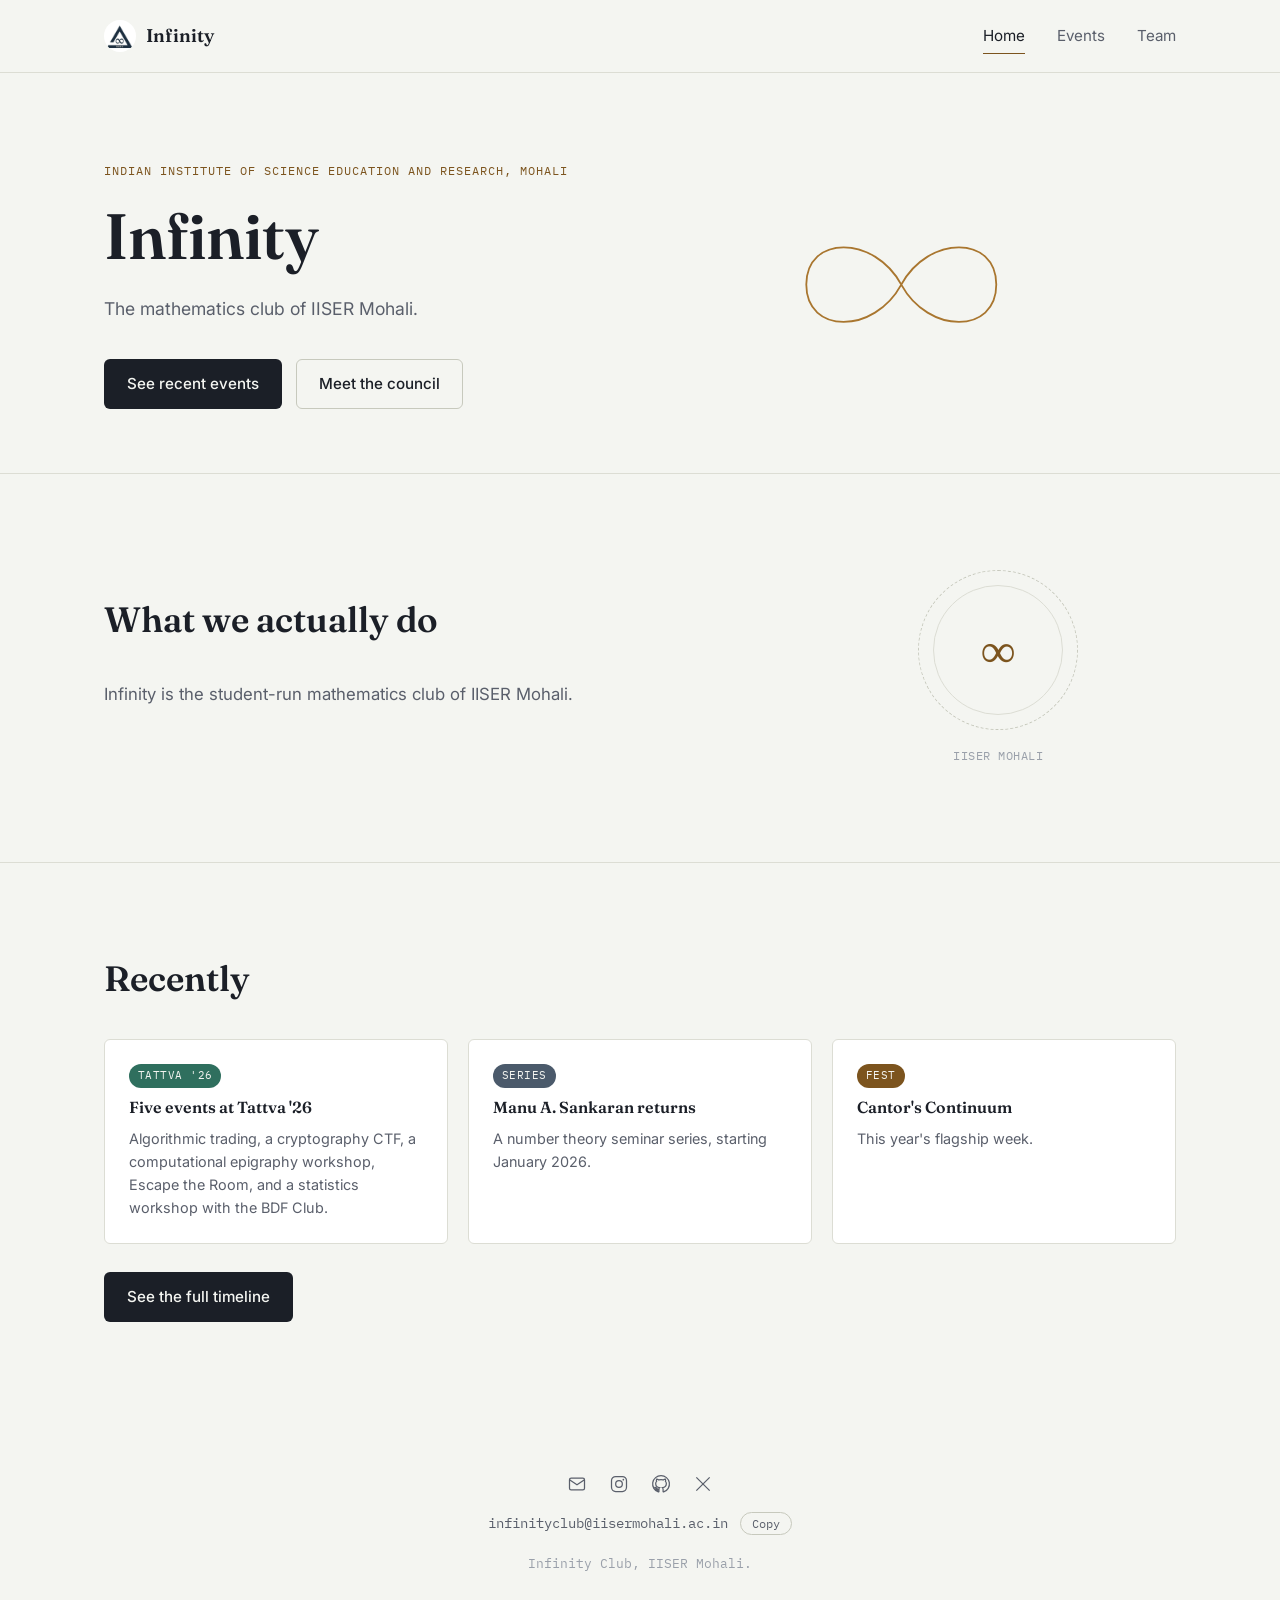
<file: index.html>
<!DOCTYPE html>
<html lang="en">
<head>
<meta charset="UTF-8">
<meta name="viewport" content="width=device-width, initial-scale=1.0">
<meta name="theme-color" content="#F4F5F1">
<meta name="color-scheme" content="light">
<title>Infinity — Mathematics Club, IISER Mohali</title>
<meta name="description" content="Infinity is the student-run mathematics club of the Indian Institute of Science Education and Research, Mohali.">

<meta property="og:title" content="Infinity — Mathematics Club, IISER Mohali">
<meta property="og:description" content="The student-run mathematics club of the Indian Institute of Science Education and Research, Mohali.">
<meta property="og:image" content="assets/logo.jpg">
<meta property="og:type" content="website">

<link rel="icon" href="assets/logo.jpg">

<link rel="preconnect" href="https://fonts.googleapis.com">
<link rel="preconnect" href="https://fonts.gstatic.com" crossorigin>
<link href="https://fonts.googleapis.com/css2?family=Fraunces:ital,wght@0,500;0,600;0,700;1,500;1,600&family=Inter:wght@400;500;600&family=IBM+Plex+Mono:wght@400;500&display=swap" rel="stylesheet">

<link rel="stylesheet" href="style.css">
</head>
<body>

<a class="skip-link" href="#main">Skip to content</a>

<header class="site-header">
  <div class="header-inner">
    <a href="index.html" class="brand">
      <img src="assets/logo.jpg" alt="" class="brand-mark" width="32" height="32">
      <span class="brand-name">Infinity</span>
    </a>

    <button class="nav-toggle" type="button" aria-label="Toggle menu" aria-expanded="false" aria-controls="nav-menu">
      <span></span><span></span><span></span>
    </button>

    <nav class="site-nav" id="nav-menu">
      <a href="index.html" class="is-active">Home</a>
      <a href="events.html">Events</a>
      <a href="team.html">Team</a>
    </nav>
  </div>
</header>

<main id="main">

  <!-- Hero -->
  <section class="hero">
    <div class="hero-inner">
      <div class="hero-copy reveal">
        <p class="eyebrow">Indian Institute of Science Education and Research, Mohali</p>
        <h1 class="hero-title">Infinity</h1>
        <p class="hero-desc">The mathematics club of IISER Mohali.</p>
        <div class="hero-actions">
          <a href="events.html" class="btn btn-primary">See recent events</a>
          <a href="team.html" class="btn btn-ghost">Meet the council</a>
        </div>
      </div>
      <div class="hero-graphic" aria-hidden="true">
        <svg viewBox="0 0 420 260" class="lemniscate" preserveAspectRatio="xMidYMid meet">
          <path class="lemniscate-path"
            d="M 60 130 C 60 75, 135 75, 165 130 C 195 185, 270 185, 270 130 C 270 75, 195 75, 165 130 C 135 185, 60 185, 60 130 Z" />
        </svg>
      </div>
    </div>
  </section>

  <!-- About -->
  <section class="section">
    <div class="section-inner about-grid">
      <div class="about-copy reveal">
        <h2>What we actually do</h2>
        <p>Infinity is the student-run mathematics club of IISER Mohali.</p>
      </div>
      <div class="about-visual reveal">
        <div class="seal" aria-hidden="true">
          <span class="seal-ring"></span>
          <span class="seal-glyph">∞</span>
        </div>
        <p class="seal-caption">IISER Mohali</p>
      </div>
    </div>
  </section>

  <!-- Recently -->
  <section class="section">
    <div class="section-inner">
      <h2 class="reveal">Recently</h2>
      <div class="mini-grid reveal">
        <div class="mini-card">
          <span class="t-tag t-tattva">Tattva '26</span>
          <h3>Five events at Tattva '26</h3>
          <p>Algorithmic trading, a cryptography CTF, a computational epigraphy workshop, Escape the Room, and a statistics workshop with the BDF Club.</p>
        </div>
        <div class="mini-card">
          <span class="t-tag t-series">Series</span>
          <h3>Manu A. Sankaran returns</h3>
          <p>A number theory seminar series, starting January 2026.</p>
        </div>
        <div class="mini-card">
          <span class="t-tag t-fest">Fest</span>
          <h3>Cantor's Continuum</h3>
          <p>This year's flagship week.</p>
        </div>
      </div>
      <div class="cta-row">
        <a href="events.html" class="btn btn-primary">See the full timeline</a>
      </div>
    </div>
  </section>

</main>

<footer id="contact" class="site-footer">
  <div class="section-inner footer-inner">
    <div class="footer-links">
      <a href="mailto:infinityclub@iisermohali.ac.in" aria-label="Email Infinity Club">
        <svg viewBox="0 0 24 24" fill="none" stroke="currentColor" stroke-width="1.5"><rect x="3" y="5" width="18" height="14" rx="2"/><path d="M3 7l9 6 9-6"/></svg>
      </a>
      <a href="https://www.instagram.com/infinityclubiisermohali/" target="_blank" rel="noopener" aria-label="Infinity Club on Instagram">
        <svg viewBox="0 0 24 24" fill="none" stroke="currentColor" stroke-width="1.5"><rect x="3" y="3" width="18" height="18" rx="5"/><circle cx="12" cy="12" r="4"/><circle cx="17.2" cy="6.8" r="1" fill="currentColor" stroke="none"/></svg>
      </a>
      <a href="https://github.com/infinityclub-iisermohali" target="_blank" rel="noopener" aria-label="Infinity Club on GitHub">
        <svg viewBox="0 0 24 24" fill="none" stroke="currentColor" stroke-width="1.5"><path d="M12 2a10 10 0 0 0-3.16 19.5c.5.1.66-.22.66-.48v-1.7c-2.78.6-3.37-1.34-3.37-1.34-.46-1.16-1.11-1.47-1.11-1.47-.91-.62.07-.6.07-.6 1 .07 1.53 1.03 1.53 1.03.9 1.52 2.36 1.08 2.94.83.09-.65.35-1.08.64-1.33-2.22-.25-4.56-1.11-4.56-4.95 0-1.1.39-2 1.03-2.7-.1-.25-.45-1.27.1-2.65 0 0 .84-.27 2.75 1.02a9.4 9.4 0 0 1 5 0c1.91-1.3 2.75-1.02 2.75-1.02.55 1.38.2 2.4.1 2.65.64.7 1.03 1.6 1.03 2.7 0 3.85-2.34 4.7-4.57 4.95.36.31.68.92.68 1.85v2.75c0 .26.16.58.67.48A10 10 0 0 0 12 2z"/></svg>
      </a>
      <a href="https://x.com/Infinity_iiserm" target="_blank" rel="noopener" aria-label="Infinity Club on X">
        <svg viewBox="0 0 24 24" fill="none" stroke="currentColor" stroke-width="1.5"><path d="M4 4l16 16M20 4 4 20"/></svg>
      </a>
    </div>
    <p class="footer-email">
      infinityclub@iisermohali.ac.in
      <button type="button" class="copy-btn" data-copy="infinityclub@iisermohali.ac.in">Copy</button>
    </p>
    <p class="footer-note">Infinity Club, IISER Mohali.</p>
  </div>
</footer>

<button id="back-to-top" class="back-to-top" type="button" aria-label="Back to top">
  <svg viewBox="0 0 24 24" fill="none" stroke="currentColor" stroke-width="2" stroke-linecap="round" stroke-linejoin="round"><path d="M12 19V5M5 12l7-7 7 7"/></svg>
</button>

<script src="script.js"></script>
</body>
</html>
</file>
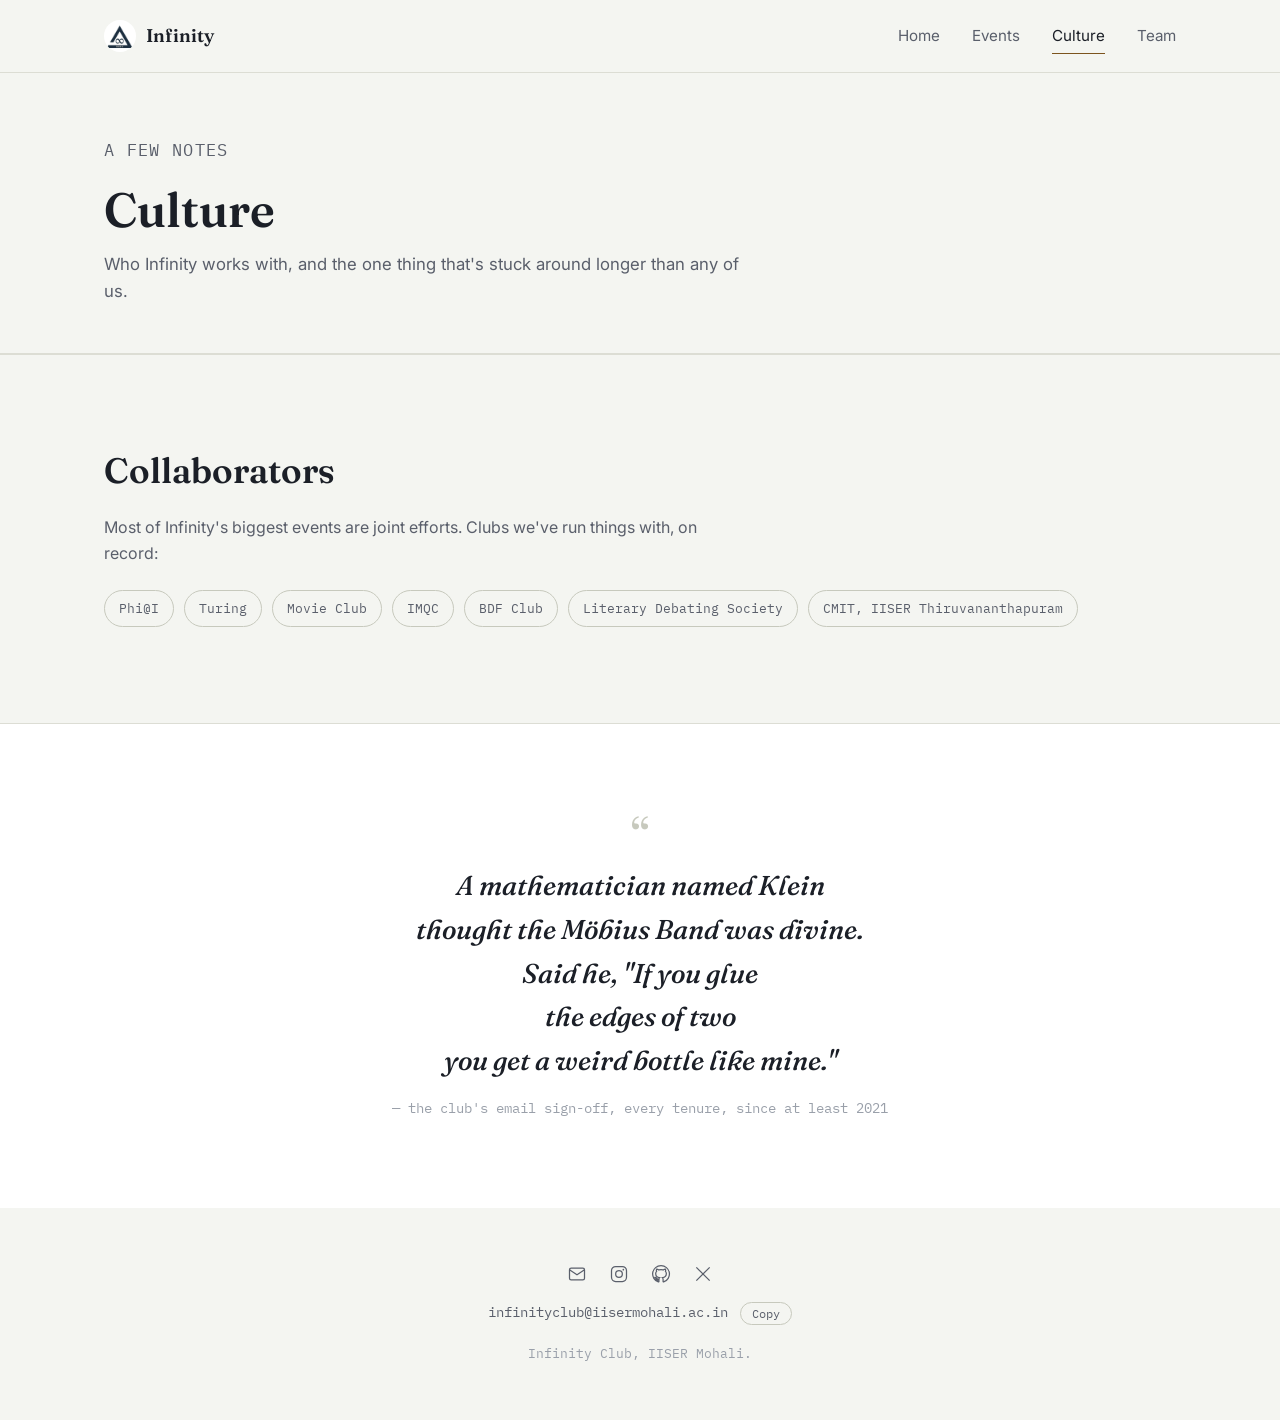
<file: culture.html>
<!DOCTYPE html>
<html lang="en">
<head>
<meta charset="UTF-8">
<meta name="viewport" content="width=device-width, initial-scale=1.0">
<meta name="theme-color" content="#F4F5F1">
<meta name="color-scheme" content="light">
<title>Culture — Infinity, IISER Mohali</title>
<meta name="description" content="Who Infinity collaborates with, and a few things worth knowing about how the club works.">

<link rel="icon" href="assets/logo.jpg">

<link rel="preconnect" href="https://fonts.googleapis.com">
<link rel="preconnect" href="https://fonts.gstatic.com" crossorigin>
<link href="https://fonts.googleapis.com/css2?family=Fraunces:ital,wght@0,500;0,600;0,700;1,500;1,600&family=Inter:wght@400;500;600&family=IBM+Plex+Mono:wght@400;500&display=swap" rel="stylesheet">

<link rel="stylesheet" href="style.css">
</head>
<body>

<a class="skip-link" href="#main">Skip to content</a>

<header class="site-header">
  <div class="header-inner">
    <a href="index.html" class="brand">
      <img src="assets/logo.jpg" alt="" class="brand-mark" width="32" height="32">
      <span class="brand-name">Infinity</span>
    </a>

    <button class="nav-toggle" type="button" aria-label="Toggle menu" aria-expanded="false" aria-controls="nav-menu">
      <span></span><span></span><span></span>
    </button>

    <nav class="site-nav" id="nav-menu">
      <a href="index.html">Home</a>
      <a href="events.html">Events</a>
      <a href="culture.html" class="is-active">Culture</a>
      <a href="team.html">Team</a>
    </nav>
  </div>
</header>

<main id="main">

  <div class="page-header">
    <div class="section-inner">
      <p class="eyebrow reveal">A few notes</p>
      <h1 class="reveal">Culture</h1>
      <p class="reveal">Who Infinity works with, and the one thing that's stuck around longer than any of us.</p>
    </div>
  </div>

  <!-- Collaborators -->
  <section class="section">
    <div class="section-inner">
      <h2 class="reveal">Collaborators</h2>
      <p class="section-lead reveal">Most of Infinity's biggest events are joint efforts. Clubs we've run things with, on record:</p>
      <ul class="tag-list reveal">
        <li>Phi@I</li>
        <li>Turing</li>
        <li>Movie Club</li>
        <li>IMQC</li>
        <li>BDF Club</li>
        <li>Literary Debating Society</li>
        <li>CMIT, IISER Thiruvananthapuram</li>
      </ul>
    </div>
  </section>

  <!-- The limerick -->
  <section class="quote-section reveal">
    <div class="section-inner quote-inner">
      <p class="quote-mark" aria-hidden="true">“</p>
      <blockquote id="quote-text">A mathematician named Klein<br>thought the Möbius Band was divine.<br>Said he, "If you glue<br>the edges of two<br>you get a weird bottle like mine."</blockquote>
      <p class="quote-by">— the club's email sign-off, every tenure, since at least 2021</p>
    </div>
  </section>

</main>

<footer id="contact" class="site-footer">
  <div class="section-inner footer-inner">
    <div class="footer-links">
      <a href="mailto:infinityclub@iisermohali.ac.in" aria-label="Email Infinity Club">
        <svg viewBox="0 0 24 24" fill="none" stroke="currentColor" stroke-width="1.5"><rect x="3" y="5" width="18" height="14" rx="2"/><path d="M3 7l9 6 9-6"/></svg>
      </a>
      <a href="https://www.instagram.com/infinityclubiisermohali/" target="_blank" rel="noopener" aria-label="Infinity Club on Instagram">
        <svg viewBox="0 0 24 24" fill="none" stroke="currentColor" stroke-width="1.5"><rect x="3" y="3" width="18" height="18" rx="5"/><circle cx="12" cy="12" r="4"/><circle cx="17.2" cy="6.8" r="1" fill="currentColor" stroke="none"/></svg>
      </a>
      <a href="https://github.com/infinityclub-iisermohali" target="_blank" rel="noopener" aria-label="Infinity Club on GitHub">
        <svg viewBox="0 0 24 24" fill="none" stroke="currentColor" stroke-width="1.5"><path d="M12 2a10 10 0 0 0-3.16 19.5c.5.1.66-.22.66-.48v-1.7c-2.78.6-3.37-1.34-3.37-1.34-.46-1.16-1.11-1.47-1.11-1.47-.91-.62.07-.6.07-.6 1 .07 1.53 1.03 1.53 1.03.9 1.52 2.36 1.08 2.94.83.09-.65.35-1.08.64-1.33-2.22-.25-4.56-1.11-4.56-4.95 0-1.1.39-2 1.03-2.7-.1-.25-.45-1.27.1-2.65 0 0 .84-.27 2.75 1.02a9.4 9.4 0 0 1 5 0c1.91-1.3 2.75-1.02 2.75-1.02.55 1.38.2 2.4.1 2.65.64.7 1.03 1.6 1.03 2.7 0 3.85-2.34 4.7-4.57 4.95.36.31.68.92.68 1.85v2.75c0 .26.16.58.67.48A10 10 0 0 0 12 2z"/></svg>
      </a>
      <a href="https://x.com/Infinity_iiserm" target="_blank" rel="noopener" aria-label="Infinity Club on X">
        <svg viewBox="0 0 24 24" fill="none" stroke="currentColor" stroke-width="1.5"><path d="M4 4l16 16M20 4 4 20"/></svg>
      </a>
    </div>
    <p class="footer-email">
      infinityclub@iisermohali.ac.in
      <button type="button" class="copy-btn" data-copy="infinityclub@iisermohali.ac.in">Copy</button>
    </p>
    <p class="footer-note">Infinity Club, IISER Mohali.</p>
  </div>
</footer>

<button id="back-to-top" class="back-to-top" type="button" aria-label="Back to top">
  <svg viewBox="0 0 24 24" fill="none" stroke="currentColor" stroke-width="2" stroke-linecap="round" stroke-linejoin="round"><path d="M12 19V5M5 12l7-7 7 7"/></svg>
</button>

<script src="script.js"></script>
</body>
</html>
</file>
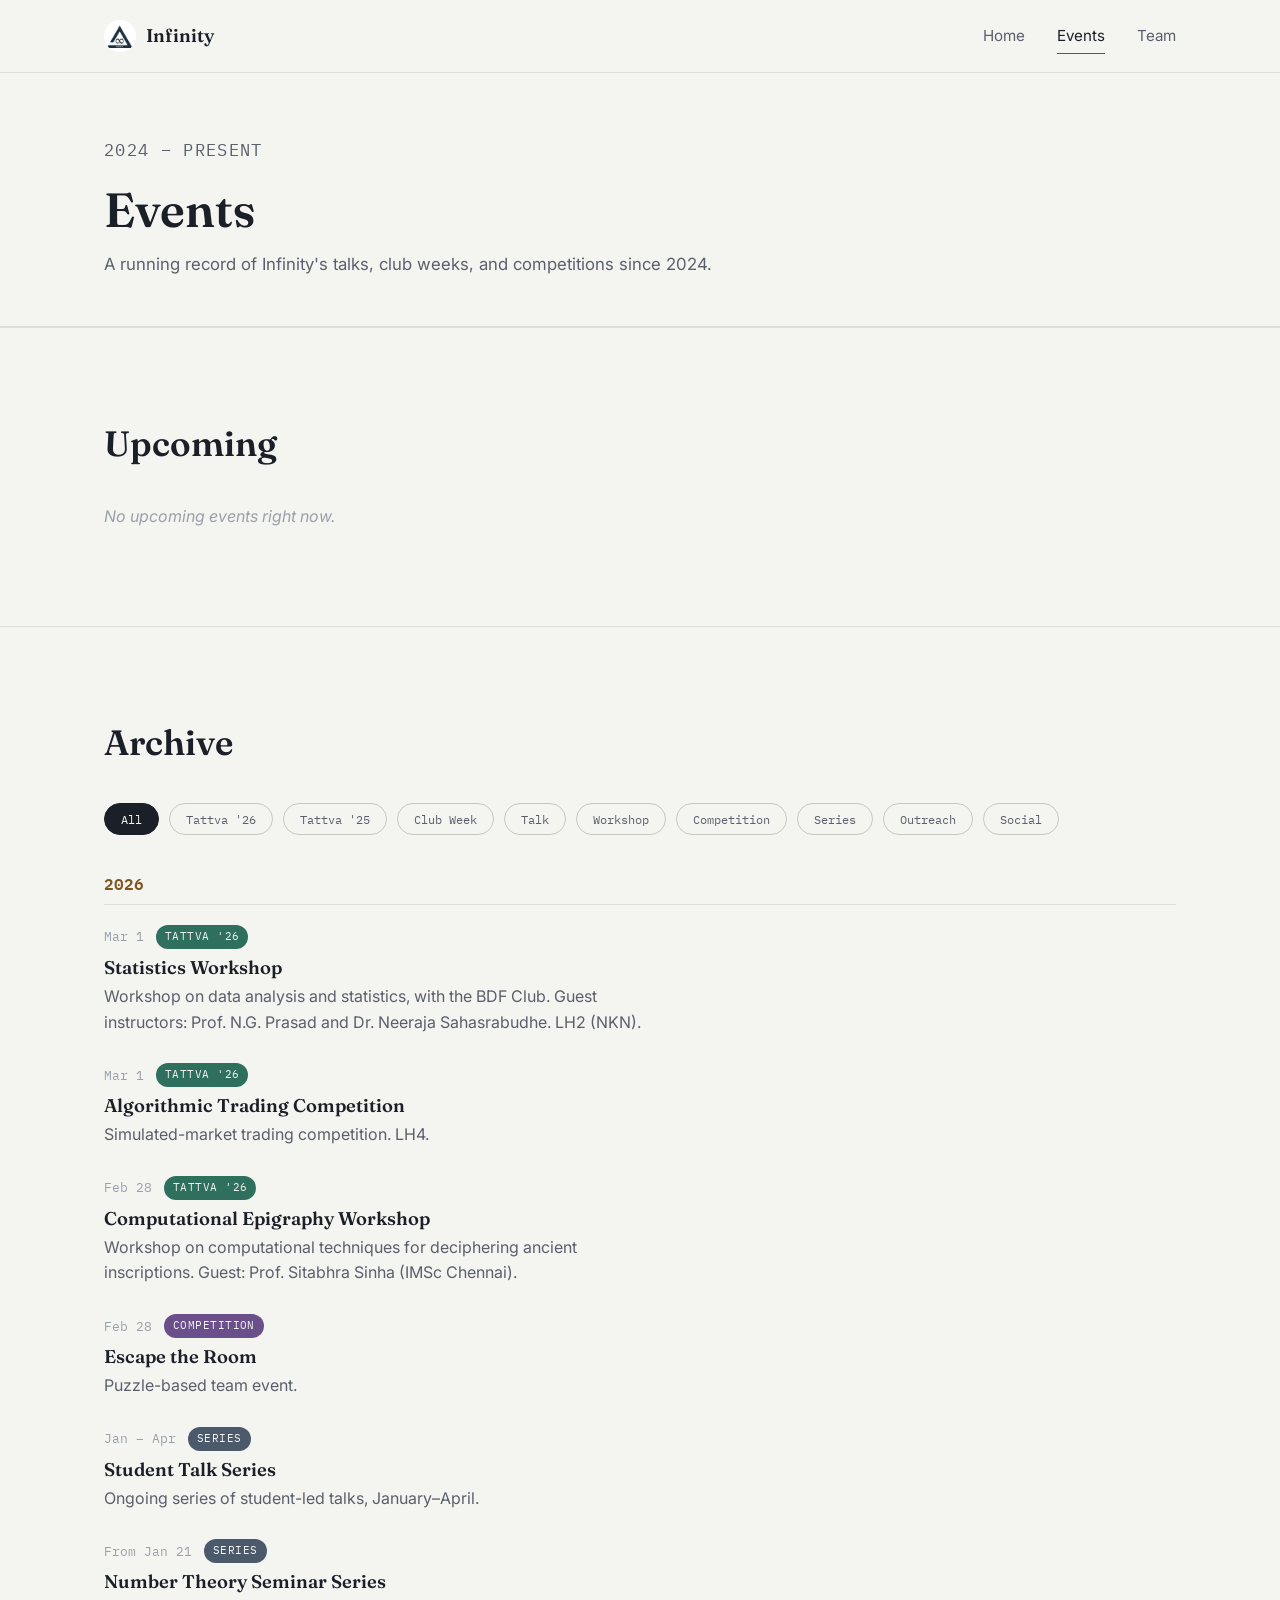
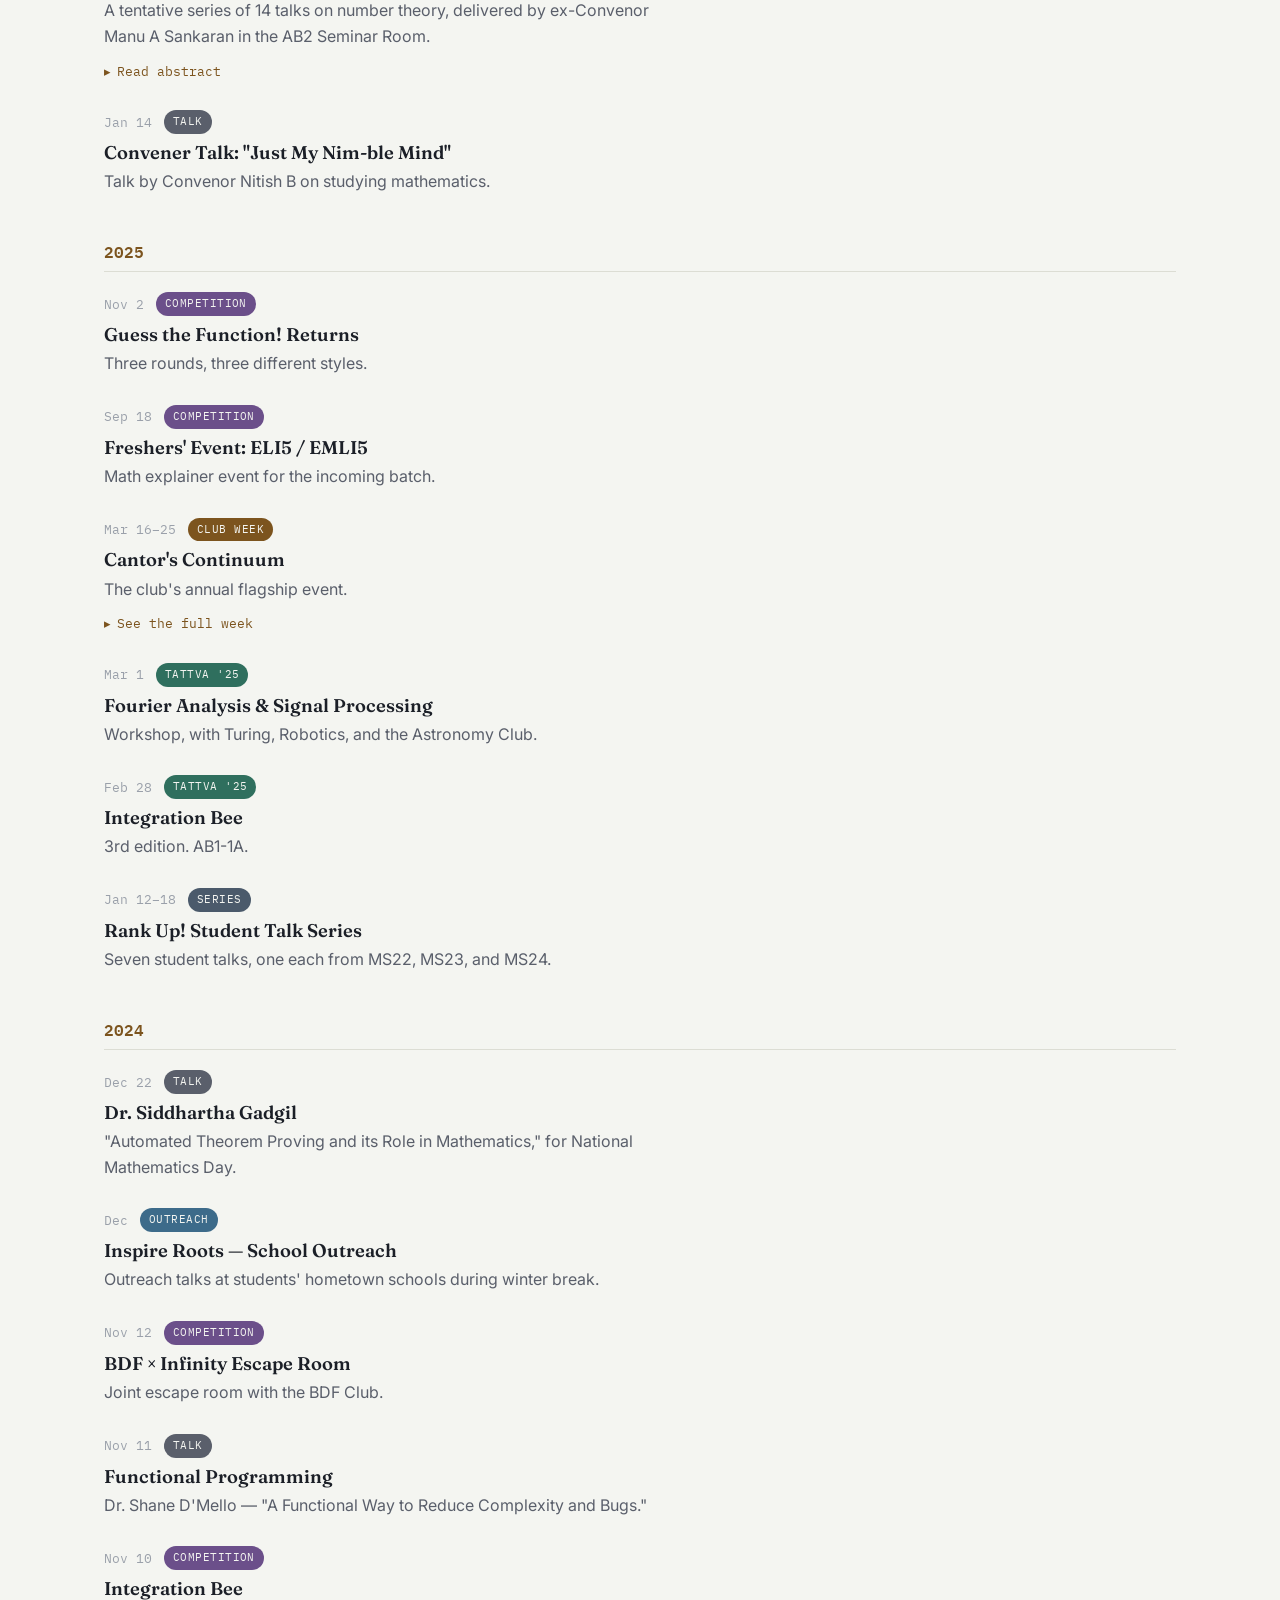
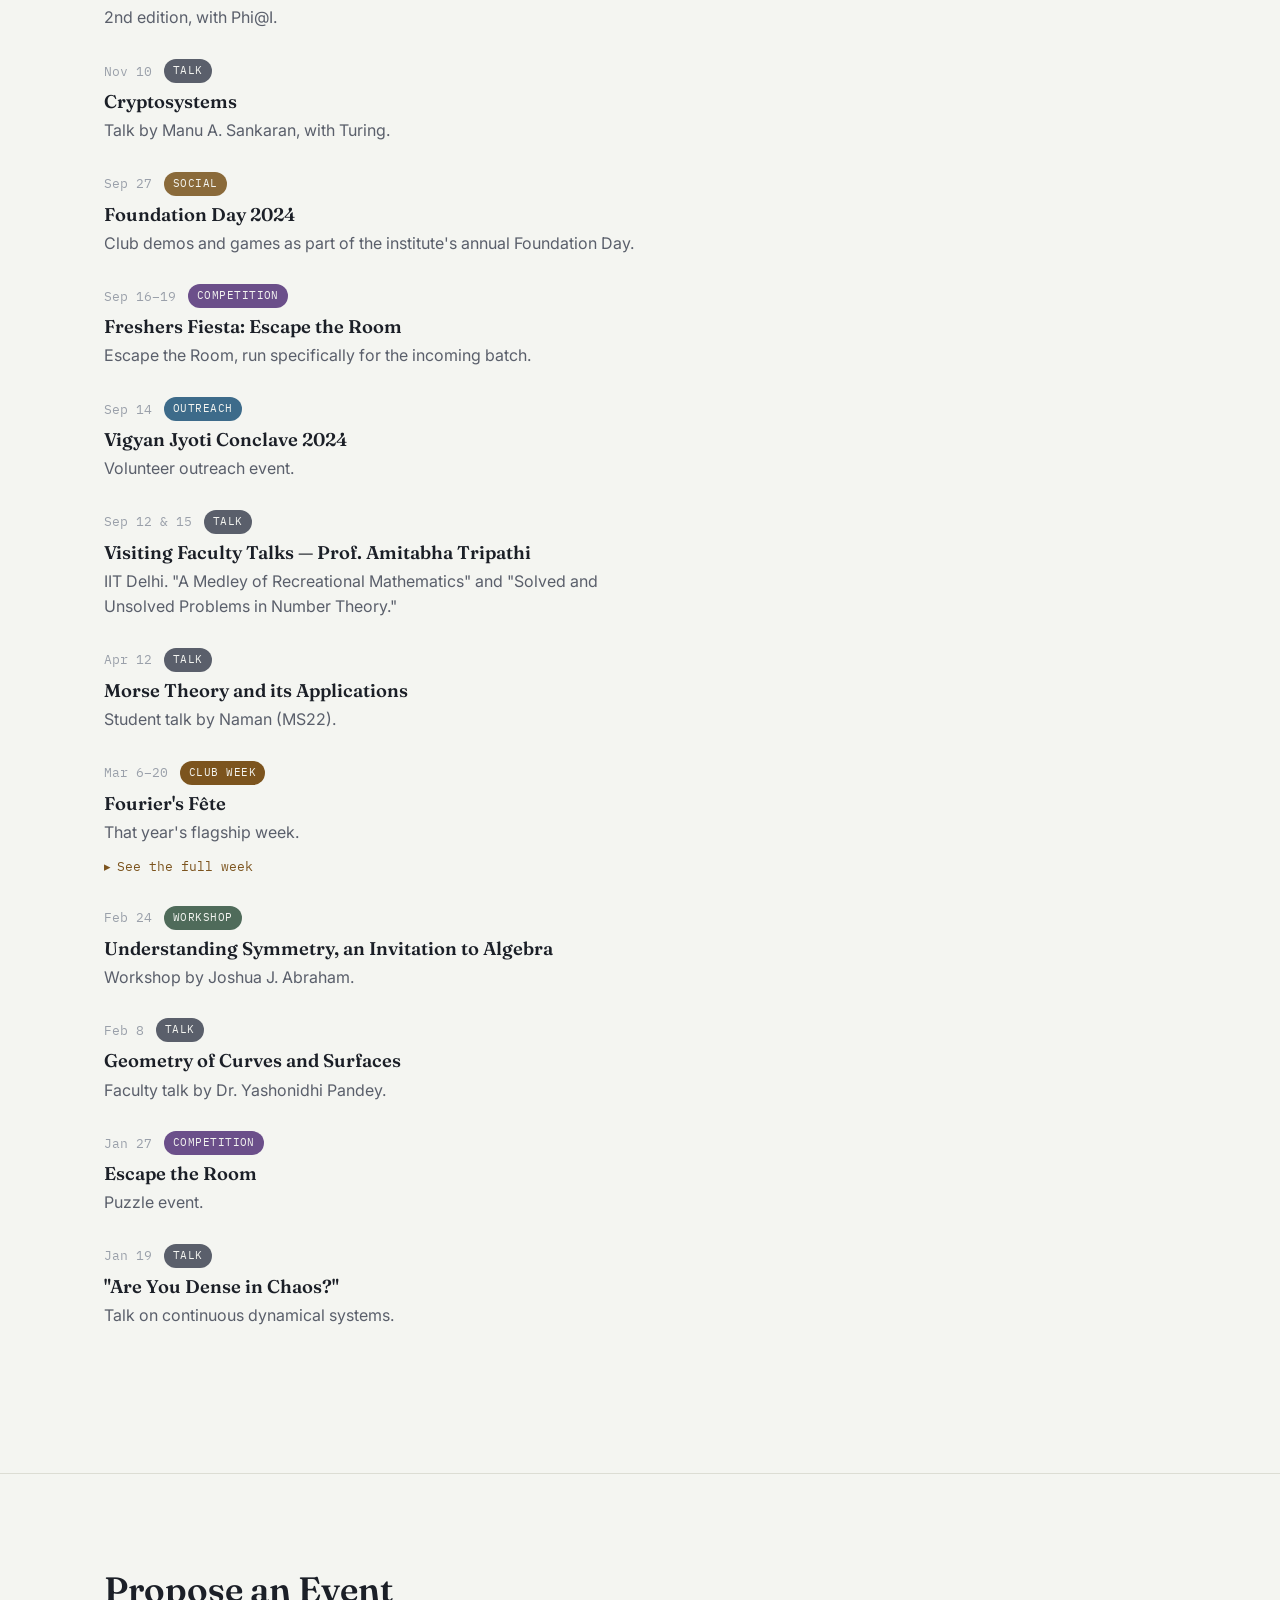
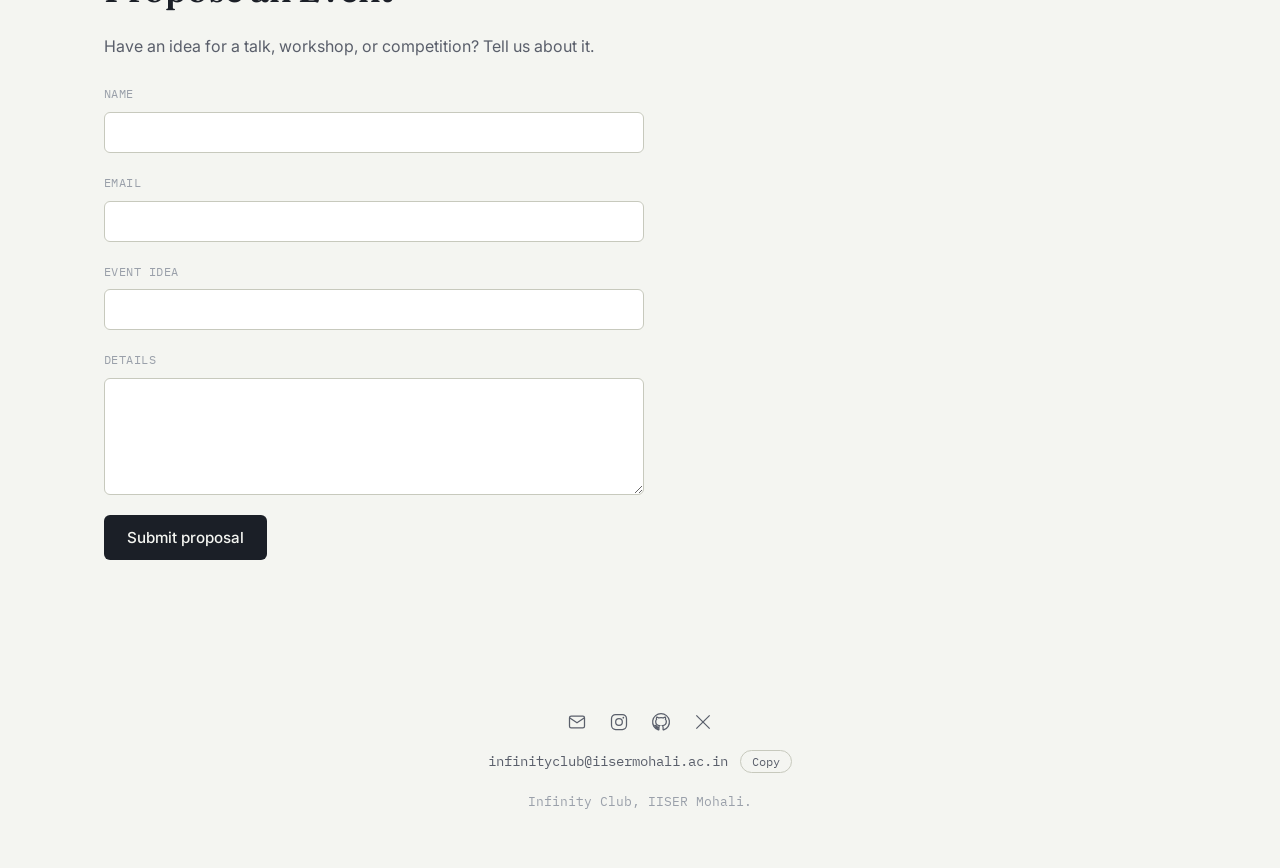
<file: events.html>
<!DOCTYPE html>
<html lang="en">
<head>
<meta charset="UTF-8">
<meta name="viewport" content="width=device-width, initial-scale=1.0">
<meta name="theme-color" content="#F4F5F1">
<meta name="color-scheme" content="light">
<title>Events — Infinity, IISER Mohali</title>
<meta name="description" content="A running record of Infinity's talks, club weeks, and competitions since 2024.">

<link rel="icon" href="assets/logo.jpg">

<link rel="preconnect" href="https://fonts.googleapis.com">
<link rel="preconnect" href="https://fonts.gstatic.com" crossorigin>
<link href="https://fonts.googleapis.com/css2?family=Fraunces:ital,wght@0,500;0,600;0,700;1,500;1,600&family=Inter:wght@400;500;600&family=IBM+Plex+Mono:wght@400;500&display=swap" rel="stylesheet">

<link rel="stylesheet" href="style.css">
</head>
<body>

<a class="skip-link" href="#main">Skip to content</a>

<header class="site-header">
  <div class="header-inner">
    <a href="index.html" class="brand">
      <img src="assets/logo.jpg" alt="" class="brand-mark" width="32" height="32">
      <span class="brand-name">Infinity</span>
    </a>

    <button class="nav-toggle" type="button" aria-label="Toggle menu" aria-expanded="false" aria-controls="nav-menu">
      <span></span><span></span><span></span>
    </button>

    <nav class="site-nav" id="nav-menu">
      <a href="index.html">Home</a>
      <a href="events.html" class="is-active">Events</a>
      <a href="team.html">Team</a>
    </nav>
  </div>
</header>

<main id="main">

  <div class="page-header">
    <div class="section-inner">
      <p class="eyebrow reveal">2024 – Present</p>
      <h1 class="reveal">Events</h1>
      <p class="reveal">A running record of Infinity's talks, club weeks, and competitions since 2024.</p>
    </div>
  </div>

  <section class="section">
    <div class="section-inner">
      <h2 class="reveal">Upcoming</h2>
      <!-- No upcoming events right now. When there's one, replace the paragraph
           below with a timeline-list / timeline-item block, same format as the
           archive section below. -->
      <p class="empty-state reveal">No upcoming events right now.</p>
    </div>
  </section>

  <section class="section">
    <div class="section-inner">

      <h2 class="reveal">Archive</h2>

      <div class="timeline-filters reveal" role="group" aria-label="Filter events by type">
        <button type="button" class="filter-chip is-active" data-filter="all" aria-pressed="true">All</button>
        <button type="button" class="filter-chip" data-filter="tattva26" aria-pressed="false">Tattva '26</button>
        <button type="button" class="filter-chip" data-filter="tattva25" aria-pressed="false">Tattva '25</button>
        <button type="button" class="filter-chip" data-filter="fest" aria-pressed="false">Club Week</button>
        <button type="button" class="filter-chip" data-filter="talk" aria-pressed="false">Talk</button>
        <button type="button" class="filter-chip" data-filter="workshop" aria-pressed="false">Workshop</button>
        <button type="button" class="filter-chip" data-filter="competition" aria-pressed="false">Competition</button>
        <button type="button" class="filter-chip" data-filter="series" aria-pressed="false">Series</button>
        <button type="button" class="filter-chip" data-filter="outreach" aria-pressed="false">Outreach</button>
        <button type="button" class="filter-chip" data-filter="social" aria-pressed="false">Social</button>
      </div>

      <div class="timeline">

        <!-- 2026 -->
        <div class="timeline-group reveal">
          <h3 class="timeline-year">2026</h3>
          <ul class="timeline-list">

            <li class="timeline-item" data-tag="tattva26">
              <p class="t-meta"><span class="t-date">Mar 1</span><span class="t-tag t-tattva">Tattva '26</span></p>
              <h4>Statistics Workshop</h4>
              <p>Workshop on data analysis and statistics, with the BDF Club. Guest instructors: Prof. N.G. Prasad and Dr. Neeraja Sahasrabudhe. LH2 (NKN).</p>
            </li>

            <li class="timeline-item" data-tag="tattva26">
              <p class="t-meta"><span class="t-date">Mar 1</span><span class="t-tag t-tattva">Tattva '26</span></p>
              <h4>Algorithmic Trading Competition</h4>
              <p>Simulated-market trading competition. LH4.</p>
            </li>

            <li class="timeline-item" data-tag="tattva26">
              <p class="t-meta"><span class="t-date">Feb 28</span><span class="t-tag t-tattva">Tattva '26</span></p>
              <h4>Computational Epigraphy Workshop</h4>
              <p>Workshop on computational techniques for deciphering ancient inscriptions. Guest: Prof. Sitabhra Sinha (IMSc Chennai).</p>
            </li>

            <li class="timeline-item" data-tag="competition">
              <p class="t-meta"><span class="t-date">Feb 28</span><span class="t-tag t-competition">Competition</span></p>
              <h4>Escape the Room</h4>
              <p>Puzzle-based team event.</p>
            </li>

            <li class="timeline-item" data-tag="series">
              <p class="t-meta"><span class="t-date">Jan – Apr</span><span class="t-tag t-series">Series</span></p>
              <h4>Student Talk Series</h4>
              <p>Ongoing series of student-led talks, January–April.</p>
            </li>

            <li class="timeline-item" data-tag="series">
              <p class="t-meta"><span class="t-date">From Jan 21</span><span class="t-tag t-series">Series</span></p>
              <h4>Number Theory Seminar Series</h4>
              <p>A tentative series of 14 talks on number theory, delivered by ex-Convenor Manu A Sankaran in the AB2 Seminar Room.</p>
              <details class="abstract">
                <summary>Read abstract</summary>
                <p>Historically, number theory has its origins in real-world problems — the measurement of right angles using integral lengths predates even Pythagoras. A natural generalization of these questions is the study of Diophantine equations: polynomial equations in several indeterminates for which solutions are sought in the integers, or more loosely, the rationals.</p>
                <p>This historical development usually leads to algebraic number theory, where studying certain field extensions helps resolve such problems — for instance, the equation x³ + 1 = y² has finitely many solutions, a fact established via factorisation in a cyclotomic extension of the integers. The same foundations can address Diophantine equations in a different context: understanding their solutions modulo certain integers. The Chinese Remainder Theorem reduces this to prime power moduli, which in turn leads to an alternate number system with several non-standard but interesting properties.</p>
                <p>This series addresses these systems, their properties, and their applications to problems in algebraic number theory.</p>
              </details>
            </li>

            <li class="timeline-item" data-tag="talk">
              <p class="t-meta"><span class="t-date">Jan 14</span><span class="t-tag t-talk">Talk</span></p>
              <h4>Convener Talk: "Just My Nim-ble Mind"</h4>
              <p>Talk by Convenor Nitish B on studying mathematics.</p>
            </li>

          </ul>
        </div>

        <!-- 2025 -->
        <div class="timeline-group reveal">
          <h3 class="timeline-year">2025</h3>
          <ul class="timeline-list">

            <li class="timeline-item" data-tag="competition">
              <p class="t-meta"><span class="t-date">Nov 2</span><span class="t-tag t-competition">Competition</span></p>
              <h4>Guess the Function! Returns</h4>
              <p>Three rounds, three different styles.</p>
            </li>

            <li class="timeline-item" data-tag="competition">
              <p class="t-meta"><span class="t-date">Sep 18</span><span class="t-tag t-competition">Competition</span></p>
              <h4>Freshers' Event: ELI5 / EMLI5</h4>
              <p>Math explainer event for the incoming batch.</p>
            </li>

            <li class="timeline-item" data-tag="fest">
              <p class="t-meta"><span class="t-date">Mar 16–25</span><span class="t-tag t-fest">Club Week</span></p>
              <h4>Cantor's Continuum</h4>
              <p>The club's annual flagship event.</p>
              <details class="abstract">
                <summary>See the full week</summary>
                <ul class="timeline-list">
                  <li class="timeline-item"><h4>Day 1 — Escape Room</h4></li>
                  <li class="timeline-item"><h4>Day 2 — Movie Screening</h4><p><em>Secrets of the Surface: The Mathematical Vision of Maryam Mirzakhani</em>, with the Movie Club.</p></li>
                  <li class="timeline-item"><h4>Day 3 — Quiz: "Empire of the Sum"</h4><p>With IMQC.</p></li>
                  <li class="timeline-item"><h4>Day 4 — Plot the Function</h4></li>
                  <li class="timeline-item"><h4>Day 5 — Math Art</h4></li>
                  <li class="timeline-item"><h4>Day 6 — Treasure Hunt: "Involutions and Idempotents"</h4></li>
                  <li class="timeline-item"><h4>Day 7 — Wordle Bee</h4><p>With the Literary Debating Society.</p></li>
                </ul>
              </details>
            </li>

            <li class="timeline-item" data-tag="tattva25">
              <p class="t-meta"><span class="t-date">Mar 1</span><span class="t-tag t-tattva">Tattva '25</span></p>
              <h4>Fourier Analysis & Signal Processing</h4>
              <p>Workshop, with Turing, Robotics, and the Astronomy Club.</p>
            </li>

            <li class="timeline-item" data-tag="tattva25">
              <p class="t-meta"><span class="t-date">Feb 28</span><span class="t-tag t-tattva">Tattva '25</span></p>
              <h4>Integration Bee</h4>
              <p>3rd edition. AB1-1A.</p>
            </li>

            <li class="timeline-item" data-tag="series">
              <p class="t-meta"><span class="t-date">Jan 12–18</span><span class="t-tag t-series">Series</span></p>
              <h4>Rank Up! Student Talk Series</h4>
              <p>Seven student talks, one each from MS22, MS23, and MS24.</p>
            </li>

          </ul>
        </div>

        <!-- 2024 -->
        <div class="timeline-group reveal">
          <h3 class="timeline-year">2024</h3>
          <ul class="timeline-list">

            <li class="timeline-item" data-tag="talk">
              <p class="t-meta"><span class="t-date">Dec 22</span><span class="t-tag t-talk">Talk</span></p>
              <h4>Dr. Siddhartha Gadgil</h4>
              <p>"Automated Theorem Proving and its Role in Mathematics," for National Mathematics Day.</p>
            </li>

            <li class="timeline-item" data-tag="outreach">
              <p class="t-meta"><span class="t-date">Dec</span><span class="t-tag t-outreach">Outreach</span></p>
              <h4>Inspire Roots — School Outreach</h4>
              <p>Outreach talks at students' hometown schools during winter break.</p>
            </li>

            <li class="timeline-item" data-tag="competition">
              <p class="t-meta"><span class="t-date">Nov 12</span><span class="t-tag t-competition">Competition</span></p>
              <h4>BDF × Infinity Escape Room</h4>
              <p>Joint escape room with the BDF Club.</p>
            </li>

            <li class="timeline-item" data-tag="talk">
              <p class="t-meta"><span class="t-date">Nov 11</span><span class="t-tag t-talk">Talk</span></p>
              <h4>Functional Programming</h4>
              <p>Dr. Shane D'Mello — "A Functional Way to Reduce Complexity and Bugs."</p>
            </li>

            <li class="timeline-item" data-tag="competition">
              <p class="t-meta"><span class="t-date">Nov 10</span><span class="t-tag t-competition">Competition</span></p>
              <h4>Integration Bee</h4>
              <p>2nd edition, with Phi@I.</p>
            </li>

            <li class="timeline-item" data-tag="talk">
              <p class="t-meta"><span class="t-date">Nov 10</span><span class="t-tag t-talk">Talk</span></p>
              <h4>Cryptosystems</h4>
              <p>Talk by Manu A. Sankaran, with Turing.</p>
            </li>

            <li class="timeline-item" data-tag="social">
              <p class="t-meta"><span class="t-date">Sep 27</span><span class="t-tag t-social">Social</span></p>
              <h4>Foundation Day 2024</h4>
              <p>Club demos and games as part of the institute's annual Foundation Day.</p>
            </li>

            <li class="timeline-item" data-tag="competition">
              <p class="t-meta"><span class="t-date">Sep 16–19</span><span class="t-tag t-competition">Competition</span></p>
              <h4>Freshers Fiesta: Escape the Room</h4>
              <p>Escape the Room, run specifically for the incoming batch.</p>
            </li>

            <li class="timeline-item" data-tag="outreach">
              <p class="t-meta"><span class="t-date">Sep 14</span><span class="t-tag t-outreach">Outreach</span></p>
              <h4>Vigyan Jyoti Conclave 2024</h4>
              <p>Volunteer outreach event.</p>
            </li>

            <li class="timeline-item" data-tag="talk">
              <p class="t-meta"><span class="t-date">Sep 12 &amp; 15</span><span class="t-tag t-talk">Talk</span></p>
              <h4>Visiting Faculty Talks — Prof. Amitabha Tripathi</h4>
              <p>IIT Delhi. "A Medley of Recreational Mathematics" and "Solved and Unsolved Problems in Number Theory."</p>
            </li>

            <li class="timeline-item" data-tag="talk">
              <p class="t-meta"><span class="t-date">Apr 12</span><span class="t-tag t-talk">Talk</span></p>
              <h4>Morse Theory and its Applications</h4>
              <p>Student talk by Naman (MS22).</p>
            </li>

            <li class="timeline-item" data-tag="fest">
              <p class="t-meta"><span class="t-date">Mar 6–20</span><span class="t-tag t-fest">Club Week</span></p>
              <h4>Fourier's Fête</h4>
              <p>That year's flagship week.</p>
              <details class="abstract">
                <summary>See the full week</summary>
                <ul class="timeline-list">
                  <li class="timeline-item"><h4>Day 0 — Symmetry Snap Competition</h4><p>Including a trip to Sukhna Lake.</p></li>
                  <li class="timeline-item"><h4>Day 1 — Movie Screening: <em>A Beautiful Mind</em></h4><p>With the Movie Club.</p></li>
                  <li class="timeline-item"><h4>Day 2 — Escape the Room 2.0</h4></li>
                  <li class="timeline-item"><h4>Day 3 — π-Day Talk &amp; π-kathon</h4><p>Talk by Dr. Aprameyo Pal; π-kathon with Turing.</p></li>
                  <li class="timeline-item"><h4>Day 4 — Games</h4></li>
                  <li class="timeline-item"><h4>Day 5 — Treasure Hunt: "Quest for π: A Link Between Worlds"</h4></li>
                  <li class="timeline-item"><h4>Day 7 — "Fault in our Proofs"</h4></li>
                  <li class="timeline-item"><h4>Day 8 — Guess the Function</h4></li>
                  <li class="timeline-item"><h4>Day 9 — Faculty Talk</h4><p>Dr. Vaibhav Vaish.</p></li>
                </ul>
              </details>
            </li>

            <li class="timeline-item" data-tag="workshop">
              <p class="t-meta"><span class="t-date">Feb 24</span><span class="t-tag t-workshop">Workshop</span></p>
              <h4>Understanding Symmetry, an Invitation to Algebra</h4>
              <p>Workshop by Joshua J. Abraham.</p>
            </li>

            <li class="timeline-item" data-tag="talk">
              <p class="t-meta"><span class="t-date">Feb 8</span><span class="t-tag t-talk">Talk</span></p>
              <h4>Geometry of Curves and Surfaces</h4>
              <p>Faculty talk by Dr. Yashonidhi Pandey.</p>
            </li>

            <li class="timeline-item" data-tag="competition">
              <p class="t-meta"><span class="t-date">Jan 27</span><span class="t-tag t-competition">Competition</span></p>
              <h4>Escape the Room</h4>
              <p>Puzzle event.</p>
            </li>

            <li class="timeline-item" data-tag="talk">
              <p class="t-meta"><span class="t-date">Jan 19</span><span class="t-tag t-talk">Talk</span></p>
              <h4>"Are You Dense in Chaos?"</h4>
              <p>Talk on continuous dynamical systems.</p>
            </li>

          </ul>
        </div>

      </div>
    </div>
  </section>

  <section class="section" id="propose">
    <div class="section-inner">
      <h2 class="reveal">Propose an Event</h2>
      <p class="section-lead reveal">Have an idea for a talk, workshop, or competition? Tell us about it.</p>

      <form class="propose-form reveal" action="https://formspree.io/f/YOUR_FORM_ID" method="POST">
        <div class="form-row">
          <label for="propose-name">Name</label>
          <input type="text" id="propose-name" name="name" required>
        </div>
        <div class="form-row">
          <label for="propose-email">Email</label>
          <input type="email" id="propose-email" name="email" required>
        </div>
        <div class="form-row">
          <label for="propose-title">Event idea</label>
          <input type="text" id="propose-title" name="event_title" required>
        </div>
        <div class="form-row">
          <label for="propose-details">Details</label>
          <textarea id="propose-details" name="details" rows="5" required></textarea>
        </div>
        <button type="submit" class="btn btn-primary">Submit proposal</button>
      </form>
    </div>
  </section>

</main>

<footer id="contact" class="site-footer">
  <div class="section-inner footer-inner">
    <div class="footer-links">
      <a href="mailto:infinityclub@iisermohali.ac.in" aria-label="Email Infinity Club">
        <svg viewBox="0 0 24 24" fill="none" stroke="currentColor" stroke-width="1.5"><rect x="3" y="5" width="18" height="14" rx="2"/><path d="M3 7l9 6 9-6"/></svg>
      </a>
      <a href="https://www.instagram.com/infinityclubiisermohali/" target="_blank" rel="noopener" aria-label="Infinity Club on Instagram">
        <svg viewBox="0 0 24 24" fill="none" stroke="currentColor" stroke-width="1.5"><rect x="3" y="3" width="18" height="18" rx="5"/><circle cx="12" cy="12" r="4"/><circle cx="17.2" cy="6.8" r="1" fill="currentColor" stroke="none"/></svg>
      </a>
      <a href="https://github.com/infinityclub-iisermohali" target="_blank" rel="noopener" aria-label="Infinity Club on GitHub">
        <svg viewBox="0 0 24 24" fill="none" stroke="currentColor" stroke-width="1.5"><path d="M12 2a10 10 0 0 0-3.16 19.5c.5.1.66-.22.66-.48v-1.7c-2.78.6-3.37-1.34-3.37-1.34-.46-1.16-1.11-1.47-1.11-1.47-.91-.62.07-.6.07-.6 1 .07 1.53 1.03 1.53 1.03.9 1.52 2.36 1.08 2.94.83.09-.65.35-1.08.64-1.33-2.22-.25-4.56-1.11-4.56-4.95 0-1.1.39-2 1.03-2.7-.1-.25-.45-1.27.1-2.65 0 0 .84-.27 2.75 1.02a9.4 9.4 0 0 1 5 0c1.91-1.3 2.75-1.02 2.75-1.02.55 1.38.2 2.4.1 2.65.64.7 1.03 1.6 1.03 2.7 0 3.85-2.34 4.7-4.57 4.95.36.31.68.92.68 1.85v2.75c0 .26.16.58.67.48A10 10 0 0 0 12 2z"/></svg>
      </a>
      <a href="https://x.com/Infinity_iiserm" target="_blank" rel="noopener" aria-label="Infinity Club on X">
        <svg viewBox="0 0 24 24" fill="none" stroke="currentColor" stroke-width="1.5"><path d="M4 4l16 16M20 4 4 20"/></svg>
      </a>
    </div>
    <p class="footer-email">
      infinityclub@iisermohali.ac.in
      <button type="button" class="copy-btn" data-copy="infinityclub@iisermohali.ac.in">Copy</button>
    </p>
    <p class="footer-note">Infinity Club, IISER Mohali.</p>
  </div>
</footer>

<button id="back-to-top" class="back-to-top" type="button" aria-label="Back to top">
  <svg viewBox="0 0 24 24" fill="none" stroke="currentColor" stroke-width="2" stroke-linecap="round" stroke-linejoin="round"><path d="M12 19V5M5 12l7-7 7 7"/></svg>
</button>

<script src="script.js"></script>
</body>
</html>
</file>
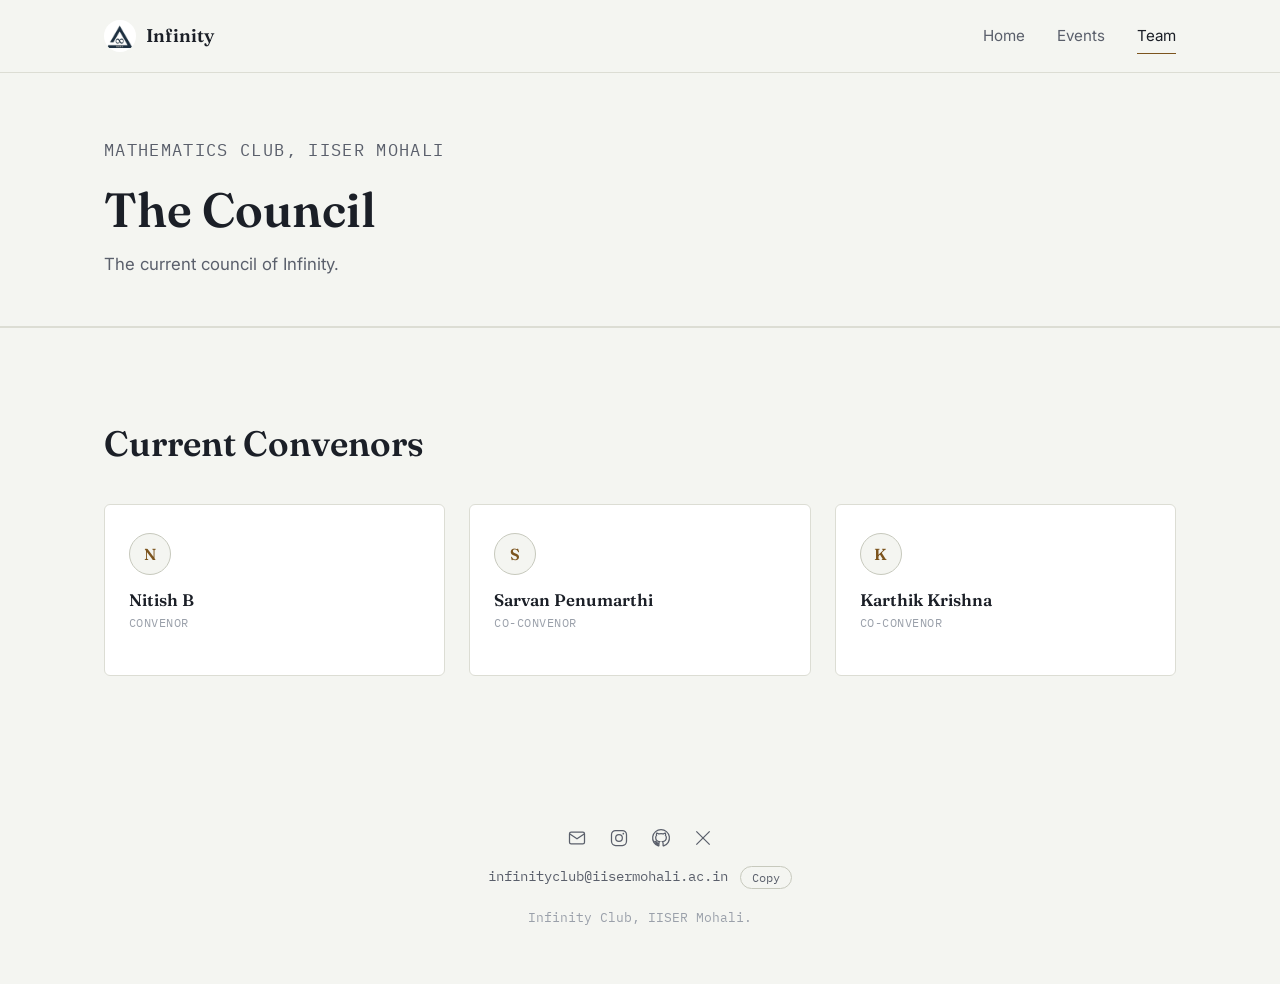
<file: team.html>
<!DOCTYPE html>
<html lang="en">
<head>
<meta charset="UTF-8">
<meta name="viewport" content="width=device-width, initial-scale=1.0">
<meta name="theme-color" content="#F4F5F1">
<meta name="color-scheme" content="light">
<title>Team — Infinity, IISER Mohali</title>
<meta name="description" content="The current council of Infinity, IISER Mohali's mathematics club, and the convenors who came before them.">

<link rel="icon" href="assets/logo.jpg">

<link rel="preconnect" href="https://fonts.googleapis.com">
<link rel="preconnect" href="https://fonts.gstatic.com" crossorigin>
<link href="https://fonts.googleapis.com/css2?family=Fraunces:ital,wght@0,500;0,600;0,700;1,500;1,600&family=Inter:wght@400;500;600&family=IBM+Plex+Mono:wght@400;500&display=swap" rel="stylesheet">

<link rel="stylesheet" href="style.css">
</head>
<body>

<a class="skip-link" href="#main">Skip to content</a>

<header class="site-header">
  <div class="header-inner">
    <a href="index.html" class="brand">
      <img src="assets/logo.jpg" alt="" class="brand-mark" width="32" height="32">
      <span class="brand-name">Infinity</span>
    </a>

    <button class="nav-toggle" type="button" aria-label="Toggle menu" aria-expanded="false" aria-controls="nav-menu">
      <span></span><span></span><span></span>
    </button>

    <nav class="site-nav" id="nav-menu">
      <a href="index.html">Home</a>
      <a href="events.html">Events</a>
      <a href="team.html" class="is-active">Team</a>
    </nav>
  </div>
</header>

<main id="main">

  <div class="page-header">
    <div class="section-inner">
      <p class="eyebrow reveal">Mathematics Club, IISER Mohali</p>
      <h1 class="reveal">The Council</h1>
      <p class="reveal">The current council of Infinity.</p>
    </div>
  </div>

  <!-- Current council -->
  <section class="section">
    <div class="section-inner">
      <h2 class="reveal">Current Convenors</h2>
      <div class="team-grid reveal">
        <article class="team-card">
          <span class="avatar">N</span>
          <h3>Nitish B</h3>
          <p class="role">Convenor</p>
        </article>
        <article class="team-card">
          <span class="avatar">S</span>
          <h3>Sarvan Penumarthi</h3>
          <p class="role">Co-Convenor</p>
        </article>
        <article class="team-card">
          <span class="avatar">K</span>
          <h3>Karthik Krishna</h3>
          <p class="role">Co-Convenor</p>
        </article>
      </div>
    </div>
  </section>

</main>

<footer id="contact" class="site-footer">
  <div class="section-inner footer-inner">
    <div class="footer-links">
      <a href="mailto:infinityclub@iisermohali.ac.in" aria-label="Email Infinity Club">
        <svg viewBox="0 0 24 24" fill="none" stroke="currentColor" stroke-width="1.5"><rect x="3" y="5" width="18" height="14" rx="2"/><path d="M3 7l9 6 9-6"/></svg>
      </a>
      <a href="https://www.instagram.com/infinityclubiisermohali/" target="_blank" rel="noopener" aria-label="Infinity Club on Instagram">
        <svg viewBox="0 0 24 24" fill="none" stroke="currentColor" stroke-width="1.5"><rect x="3" y="3" width="18" height="18" rx="5"/><circle cx="12" cy="12" r="4"/><circle cx="17.2" cy="6.8" r="1" fill="currentColor" stroke="none"/></svg>
      </a>
      <a href="https://github.com/infinityclub-iisermohali" target="_blank" rel="noopener" aria-label="Infinity Club on GitHub">
        <svg viewBox="0 0 24 24" fill="none" stroke="currentColor" stroke-width="1.5"><path d="M12 2a10 10 0 0 0-3.16 19.5c.5.1.66-.22.66-.48v-1.7c-2.78.6-3.37-1.34-3.37-1.34-.46-1.16-1.11-1.47-1.11-1.47-.91-.62.07-.6.07-.6 1 .07 1.53 1.03 1.53 1.03.9 1.52 2.36 1.08 2.94.83.09-.65.35-1.08.64-1.33-2.22-.25-4.56-1.11-4.56-4.95 0-1.1.39-2 1.03-2.7-.1-.25-.45-1.27.1-2.65 0 0 .84-.27 2.75 1.02a9.4 9.4 0 0 1 5 0c1.91-1.3 2.75-1.02 2.75-1.02.55 1.38.2 2.4.1 2.65.64.7 1.03 1.6 1.03 2.7 0 3.85-2.34 4.7-4.57 4.95.36.31.68.92.68 1.85v2.75c0 .26.16.58.67.48A10 10 0 0 0 12 2z"/></svg>
      </a>
      <a href="https://x.com/Infinity_iiserm" target="_blank" rel="noopener" aria-label="Infinity Club on X">
        <svg viewBox="0 0 24 24" fill="none" stroke="currentColor" stroke-width="1.5"><path d="M4 4l16 16M20 4 4 20"/></svg>
      </a>
    </div>
    <p class="footer-email">
      infinityclub@iisermohali.ac.in
      <button type="button" class="copy-btn" data-copy="infinityclub@iisermohali.ac.in">Copy</button>
    </p>
    <p class="footer-note">Infinity Club, IISER Mohali.</p>
  </div>
</footer>

<button id="back-to-top" class="back-to-top" type="button" aria-label="Back to top">
  <svg viewBox="0 0 24 24" fill="none" stroke="currentColor" stroke-width="2" stroke-linecap="round" stroke-linejoin="round"><path d="M12 19V5M5 12l7-7 7 7"/></svg>
</button>

<script src="script.js"></script>
</body>
</html>
</file>
<file: style.css>
/* ============================================
   Infinity — IISER Mohali Math Club
   Design tokens
   ============================================ */
:root {
  --paper: #F4F5F1;
  --paper-raised: #FFFFFF;
  --ink: #1B1F27;
  --ink-soft: #5A5F6B;
  --ink-faint: #9AA0AA;
  --accent: #A9762F;
  --accent-deep: #7C541E;
  --line: #DCDDD4;
  --line-strong: #C7C9BD;

  --font-display: 'Fraunces', Georgia, serif;
  --font-body: 'Inter', -apple-system, BlinkMacSystemFont, sans-serif;
  --font-mono: 'IBM Plex Mono', 'SF Mono', monospace;

  --max-width: 1120px;
  --radius: 6px;
  --ease: cubic-bezier(.16,.84,.44,1);
}

/* ============================================
   Reset & base
   ============================================ */
* { box-sizing: border-box; }
html { scroll-behavior: smooth; }

body {
  margin: 0;
  background: var(--paper);
  color: var(--ink);
  font-family: var(--font-body);
  font-size: 16px;
  line-height: 1.6;
  -webkit-font-smoothing: antialiased;
}

img { max-width: 100%; display: block; }

a { color: inherit; text-decoration: none; }

h1, h2, h3, h4 {
  font-family: var(--font-display);
  font-weight: 600;
  line-height: 1.15;
  margin: 0;
  color: var(--ink);
}

p { margin: 0; }

ul { margin: 0; padding: 0; list-style: none; }

button {
  font-family: inherit;
  cursor: pointer;
  background: none;
  border: none;
}

svg { display: block; }

.skip-link {
  position: absolute;
  left: -9999px;
  top: 0;
  background: var(--ink);
  color: var(--paper);
  padding: 0.6em 1em;
  z-index: 100;
}
.skip-link:focus {
  left: 1em;
  top: 1em;
}

:focus-visible {
  outline: 2px solid var(--accent-deep);
  outline-offset: 2px;
}

/* ============================================
   Layout helpers
   ============================================ */
.section-inner,
.header-inner {
  max-width: var(--max-width);
  margin: 0 auto;
  padding: 0 24px;
}

.section {
  padding: 96px 0;
  border-top: 1px solid var(--line);
}

.section h2 {
  font-size: clamp(1.7rem, 3vw, 2.2rem);
  margin-bottom: 40px;
}

.section-lead {
  color: var(--ink-soft);
  max-width: 60ch;
  margin: -16px 0 24px;
}

/* ============================================
   Header / nav
   ============================================ */
.site-header {
  position: sticky;
  top: 0;
  z-index: 50;
  background: rgba(244, 245, 241, 0.85);
  backdrop-filter: saturate(140%) blur(10px);
  border-bottom: 1px solid var(--line);
}

.header-inner {
  display: flex;
  align-items: center;
  justify-content: space-between;
  height: 72px;
}

.brand {
  display: flex;
  align-items: center;
  gap: 10px;
  font-family: var(--font-display);
  font-weight: 600;
  font-size: 1.15rem;
  letter-spacing: 0.01em;
}

.brand-mark {
  width: 32px;
  height: 32px;
  border-radius: 50%;
  object-fit: cover;
}

.site-nav {
  display: flex;
  gap: 32px;
  font-size: 0.95rem;
}

.site-nav a {
  position: relative;
  color: var(--ink-soft);
  transition: color 0.2s var(--ease);
}

.site-nav a:hover,
.site-nav a:focus-visible {
  color: var(--ink);
}

.site-nav a::after {
  content: '';
  position: absolute;
  left: 0;
  bottom: -6px;
  width: 0;
  height: 1px;
  background: var(--accent-deep);
  transition: width 0.2s var(--ease);
}

.site-nav a:hover::after {
  width: 100%;
}

.site-nav a.is-active {
  color: var(--ink);
}

.site-nav a.is-active::after {
  width: 100%;
}

.nav-toggle {
  display: none;
  flex-direction: column;
  justify-content: center;
  gap: 5px;
  width: 32px;
  height: 32px;
}

.nav-toggle span {
  display: block;
  width: 100%;
  height: 1.5px;
  background: var(--ink);
  transition: transform 0.2s var(--ease), opacity 0.2s var(--ease);
}

.nav-toggle[aria-expanded="true"] span:nth-child(1) {
  transform: translateY(6.5px) rotate(45deg);
}
.nav-toggle[aria-expanded="true"] span:nth-child(2) {
  opacity: 0;
}
.nav-toggle[aria-expanded="true"] span:nth-child(3) {
  transform: translateY(-6.5px) rotate(-45deg);
}

/* ============================================
   Buttons
   ============================================ */
.btn {
  display: inline-flex;
  align-items: center;
  gap: 8px;
  padding: 12px 22px;
  font-size: 0.95rem;
  font-weight: 500;
  border-radius: var(--radius);
  border: 1px solid transparent;
  transition: background 0.2s var(--ease), color 0.2s var(--ease), border-color 0.2s var(--ease);
}

.btn-primary {
  background: var(--ink);
  color: var(--paper);
}
.btn-primary:hover {
  background: var(--accent-deep);
}

.btn-ghost {
  border-color: var(--line-strong);
  color: var(--ink);
}
.btn-ghost:hover {
  border-color: var(--ink);
  background: var(--paper-raised);
}

/* ============================================
   Hero
   ============================================ */
.hero {
  padding: 88px 0 64px;
}

.hero-inner {
  max-width: var(--max-width);
  margin: 0 auto;
  padding: 0 24px;
  display: grid;
  grid-template-columns: 1.1fr 0.9fr;
  align-items: center;
  gap: 32px;
}

.eyebrow {
  font-family: var(--font-mono);
  font-size: 0.78rem;
  letter-spacing: 0.08em;
  text-transform: uppercase;
  color: var(--accent-deep);
  margin-bottom: 18px;
}

.hero-title {
  font-size: clamp(2.4rem, 5.5vw, 4rem);
  font-weight: 600;
  letter-spacing: -0.01em;
  margin-bottom: 22px;
}

.hero-desc {
  font-size: 1.1rem;
  color: var(--ink-soft);
  max-width: 36ch;
  margin-bottom: 36px;
}

.hero-actions {
  display: flex;
  gap: 14px;
  flex-wrap: wrap;
}

.hero-graphic {
  display: flex;
  justify-content: center;
}

.lemniscate {
  width: 100%;
  max-width: 380px;
}

.lemniscate-path {
  fill: none;
  stroke: var(--accent);
  stroke-width: 2;
  stroke-linecap: round;
  stroke-dasharray: 900;
  stroke-dashoffset: 900;
  animation: draw 2.6s var(--ease) 0.2s forwards;
}

@keyframes draw {
  to { stroke-dashoffset: 0; }
}

/* ============================================
   About
   ============================================ */
.about-grid {
  display: grid;
  grid-template-columns: 1.3fr 0.7fr;
  gap: 56px;
  align-items: center;
}

.about-copy p {
  color: var(--ink-soft);
  font-size: 1.05rem;
  margin: 18px 0 28px;
  max-width: 46ch;
}

.tag-list {
  display: flex;
  flex-wrap: wrap;
  gap: 10px;
}

.tag-list li {
  font-family: var(--font-mono);
  font-size: 0.82rem;
  padding: 7px 14px;
  border: 1px solid var(--line-strong);
  border-radius: 999px;
  color: var(--ink-soft);
}

.about-visual {
  display: flex;
  flex-direction: column;
  align-items: center;
  gap: 16px;
}

.seal {
  position: relative;
  width: 160px;
  height: 160px;
  display: flex;
  align-items: center;
  justify-content: center;
}

.seal-ring {
  position: absolute;
  inset: 0;
  border-radius: 50%;
  border: 1.5px dashed var(--line-strong);
}

.seal-ring::after {
  content: '';
  position: absolute;
  inset: 14px;
  border-radius: 50%;
  border: 1px solid var(--line);
}

.seal-glyph {
  font-family: var(--font-display);
  font-style: italic;
  font-size: 3rem;
  color: var(--accent-deep);
}

.seal-caption {
  font-family: var(--font-mono);
  font-size: 0.78rem;
  letter-spacing: 0.04em;
  color: var(--ink-faint);
  text-transform: uppercase;
}

/* ============================================
   Empty state
   ============================================ */
.empty-state {
  color: var(--ink-faint);
  font-style: italic;
}

/* ============================================
   Propose form
   ============================================ */
.propose-form {
  display: flex;
  flex-direction: column;
  gap: 20px;
  max-width: 540px;
}

.form-row {
  display: flex;
  flex-direction: column;
  gap: 8px;
}

.form-row label {
  font-family: var(--font-mono);
  font-size: 0.78rem;
  text-transform: uppercase;
  letter-spacing: 0.04em;
  color: var(--ink-faint);
}

.form-row input,
.form-row textarea {
  font-family: var(--font-body);
  font-size: 0.95rem;
  color: var(--ink);
  background: var(--paper-raised);
  border: 1px solid var(--line-strong);
  border-radius: var(--radius);
  padding: 10px 14px;
  resize: vertical;
}

.form-row input:focus,
.form-row textarea:focus {
  outline: none;
  border-color: var(--accent-deep);
}

.propose-form .btn {
  align-self: flex-start;
}

/* ============================================
   Timeline filters
   ============================================ */
.timeline-filters {
  display: flex;
  flex-wrap: wrap;
  gap: 10px;
  margin-bottom: 40px;
}

.filter-chip {
  font-family: var(--font-mono);
  font-size: 0.78rem;
  padding: 7px 16px;
  border: 1px solid var(--line-strong);
  border-radius: 999px;
  color: var(--ink-soft);
  background: transparent;
  transition: background 0.2s var(--ease), color 0.2s var(--ease), border-color 0.2s var(--ease);
}

.filter-chip:hover {
  border-color: var(--ink);
  color: var(--ink);
}

.filter-chip.is-active {
  background: var(--ink);
  border-color: var(--ink);
  color: var(--paper);
}

.timeline-item.is-hidden,
.timeline-group.is-hidden {
  display: none;
}

/* ============================================
   Abstract disclosure
   ============================================ */
.abstract {
  margin-top: 12px;
}

.abstract summary {
  cursor: pointer;
  font-family: var(--font-mono);
  font-size: 0.8rem;
  color: var(--accent-deep);
  list-style: none;
  display: flex;
  align-items: center;
  gap: 6px;
  width: fit-content;
}

.abstract summary::marker {
  display: none;
}

.abstract summary::-webkit-details-marker {
  display: none;
}

.abstract summary::before {
  content: '▸';
  display: inline-block;
  transition: transform 0.2s var(--ease);
}

.abstract[open] summary::before {
  transform: rotate(90deg);
}

.abstract p {
  margin-top: 12px;
  color: var(--ink-soft);
  font-size: 0.92rem;
  max-width: 62ch;
}

.abstract p + p {
  margin-top: 10px;
}

.abstract .timeline-list {
  margin-top: 14px;
  gap: 18px;
}

.abstract .timeline-item h4 {
  font-size: 0.98rem;
}

/* ============================================
   Timeline
   ============================================ */
.timeline-group {
  margin-bottom: 48px;
}

.timeline-year {
  font-family: var(--font-mono);
  font-size: 1rem;
  color: var(--accent-deep);
  margin-bottom: 20px;
  padding-bottom: 10px;
  border-bottom: 1px solid var(--line);
}

.timeline-list {
  display: grid;
  gap: 28px;
}

.timeline-item h4 {
  font-size: 1.15rem;
  margin: 8px 0 6px;
}

.timeline-item p:not(.t-meta) {
  color: var(--ink-soft);
  max-width: 56ch;
}

.t-meta {
  display: flex;
  align-items: center;
  gap: 12px;
}

.t-date {
  font-family: var(--font-mono);
  font-size: 0.82rem;
  color: var(--ink-faint);
}

.t-tag {
  font-family: var(--font-mono);
  font-size: 0.7rem;
  text-transform: uppercase;
  letter-spacing: 0.04em;
  padding: 3px 9px;
  border-radius: 999px;
  color: var(--paper);
  background: var(--ink-soft);
}

.t-tag.t-fest { background: var(--accent-deep); }
.t-tag.t-series { background: #4B5A6B; }
.t-tag.t-talk { background: #5A5F6B; }
.t-tag.t-social { background: #8A6A3A; }
.t-tag.t-tattva { background: #2F6F5E; }
.t-tag.t-workshop { background: #4F6B5A; }
.t-tag.t-competition { background: #6B4F8A; }
.t-tag.t-outreach { background: #3D6B8A; }

/* ============================================
   Page header (non-home pages)
   ============================================ */
.page-header {
  padding: 64px 0 48px;
  border-bottom: 1px solid var(--line);
}

.page-header h1 {
  font-size: clamp(2rem, 4vw, 3rem);
  margin-bottom: 14px;
}

.page-header p {
  color: var(--ink-soft);
  font-size: 1.05rem;
  max-width: 60ch;
}

/* ============================================
   Mini cards (home page highlights)
   ============================================ */
.mini-grid {
  display: grid;
  grid-template-columns: repeat(3, 1fr);
  gap: 20px;
}

.mini-card {
  background: var(--paper-raised);
  border: 1px solid var(--line);
  border-radius: var(--radius);
  padding: 24px;
  display: flex;
  flex-direction: column;
  gap: 10px;
}

.mini-card h3 {
  font-size: 1rem;
}

.mini-card p {
  color: var(--ink-soft);
  font-size: 0.9rem;
}

.mini-card .t-tag {
  align-self: flex-start;
}

.cta-row {
  margin-top: 28px;
}

/* ============================================
   Team
   ============================================ */
.team-grid {
  display: grid;
  grid-template-columns: repeat(3, 1fr);
  gap: 24px;
}

.team-card {
  background: var(--paper-raised);
  border: 1px solid var(--line);
  border-radius: var(--radius);
  padding: 28px 24px;
}

.avatar {
  display: inline-flex;
  align-items: center;
  justify-content: center;
  width: 42px;
  height: 42px;
  border-radius: 50%;
  background: var(--paper);
  border: 1px solid var(--line-strong);
  font-family: var(--font-display);
  font-weight: 600;
  color: var(--accent-deep);
  margin-bottom: 16px;
}

.team-card h3 {
  font-size: 1.05rem;
  margin-bottom: 2px;
}

.role {
  font-family: var(--font-mono);
  font-size: 0.78rem;
  text-transform: uppercase;
  letter-spacing: 0.04em;
  color: var(--ink-faint);
  margin-bottom: 14px;
}

.team-card p:not(.role) {
  color: var(--ink-soft);
  font-size: 0.92rem;
}

/* ============================================
   Quote
   ============================================ */
.quote-section {
  padding: 88px 0;
  background: var(--paper-raised);
  border-top: 1px solid var(--line);
  text-align: center;
}

.quote-inner {
  max-width: 640px;
}

.quote-mark {
  font-family: var(--font-display);
  font-size: 3rem;
  color: var(--line-strong);
  line-height: 1;
  margin-bottom: 4px;
}

#quote-text {
  font-family: var(--font-display);
  font-style: italic;
  font-size: clamp(1.3rem, 2.6vw, 1.7rem);
  font-weight: 500;
  margin: 0 0 16px;
}

.quote-by {
  font-family: var(--font-mono);
  font-size: 0.85rem;
  color: var(--ink-faint);
}

/* ============================================
   Footer
   ============================================ */
.site-footer {
  padding: 56px 0;
}

.footer-inner {
  display: flex;
  flex-direction: column;
  align-items: center;
  gap: 18px;
}

.footer-links {
  display: flex;
  gap: 22px;
}

.footer-links a {
  width: 20px;
  height: 20px;
  color: var(--ink-soft);
  transition: color 0.2s var(--ease);
}
.footer-links a:hover {
  color: var(--accent-deep);
}
.footer-links svg {
  width: 100%;
  height: 100%;
}

.footer-email {
  display: flex;
  align-items: center;
  gap: 12px;
  font-family: var(--font-mono);
  font-size: 0.85rem;
  color: var(--ink-soft);
}

.copy-btn {
  font-family: var(--font-mono);
  font-size: 0.72rem;
  padding: 3px 11px;
  border: 1px solid var(--line-strong);
  border-radius: 999px;
  color: var(--ink-soft);
  transition: border-color 0.2s var(--ease), color 0.2s var(--ease);
}

.copy-btn:hover {
  border-color: var(--ink);
  color: var(--ink);
}

.footer-note {
  font-family: var(--font-mono);
  font-size: 0.82rem;
  color: var(--ink-faint);
}

/* ============================================
   Back to top
   ============================================ */
.back-to-top {
  position: fixed;
  right: 24px;
  bottom: 24px;
  width: 44px;
  height: 44px;
  border-radius: 50%;
  background: var(--ink);
  color: var(--paper);
  display: flex;
  align-items: center;
  justify-content: center;
  opacity: 0;
  transform: translateY(8px);
  pointer-events: none;
  transition: opacity 0.25s var(--ease), transform 0.25s var(--ease), background 0.2s var(--ease);
  z-index: 60;
}

.back-to-top svg {
  width: 18px;
  height: 18px;
}

.back-to-top.is-visible {
  opacity: 1;
  transform: none;
  pointer-events: auto;
}

.back-to-top:hover {
  background: var(--accent-deep);
}

/* ============================================
   Scroll reveal
   ============================================ */
.reveal {
  opacity: 0;
  transform: translateY(16px);
  transition: opacity 0.6s var(--ease), transform 0.6s var(--ease);
}
.reveal.is-visible {
  opacity: 1;
  transform: none;
}

@media (prefers-reduced-motion: reduce) {
  .reveal {
    opacity: 1;
    transform: none;
    transition: none;
  }
  .lemniscate-path {
    stroke-dashoffset: 0;
    animation: none;
  }
  html { scroll-behavior: auto; }
}

/* ============================================
   Responsive
   ============================================ */
@media (max-width: 860px) {
  .hero-inner {
    grid-template-columns: 1fr;
    text-align: left;
  }
  .hero-graphic { order: -1; max-width: 280px; margin: 0 auto 8px; }
  .about-grid {
    grid-template-columns: 1fr;
  }
  .about-visual { order: -1; }
  .team-grid {
    grid-template-columns: 1fr;
  }
  .mini-grid {
    grid-template-columns: 1fr;
  }
}

@media (max-width: 700px) {
  .site-nav {
    position: absolute;
    top: 72px;
    left: 0;
    right: 0;
    background: var(--paper);
    border-bottom: 1px solid var(--line);
    flex-direction: column;
    padding: 16px 24px 24px;
    gap: 18px;
    display: none;
  }
  .site-nav.is-open {
    display: flex;
  }
  .nav-toggle {
    display: flex;
  }
  .section {
    padding: 64px 0;
  }
  .hero {
    padding: 56px 0 40px;
  }
}
</file>
